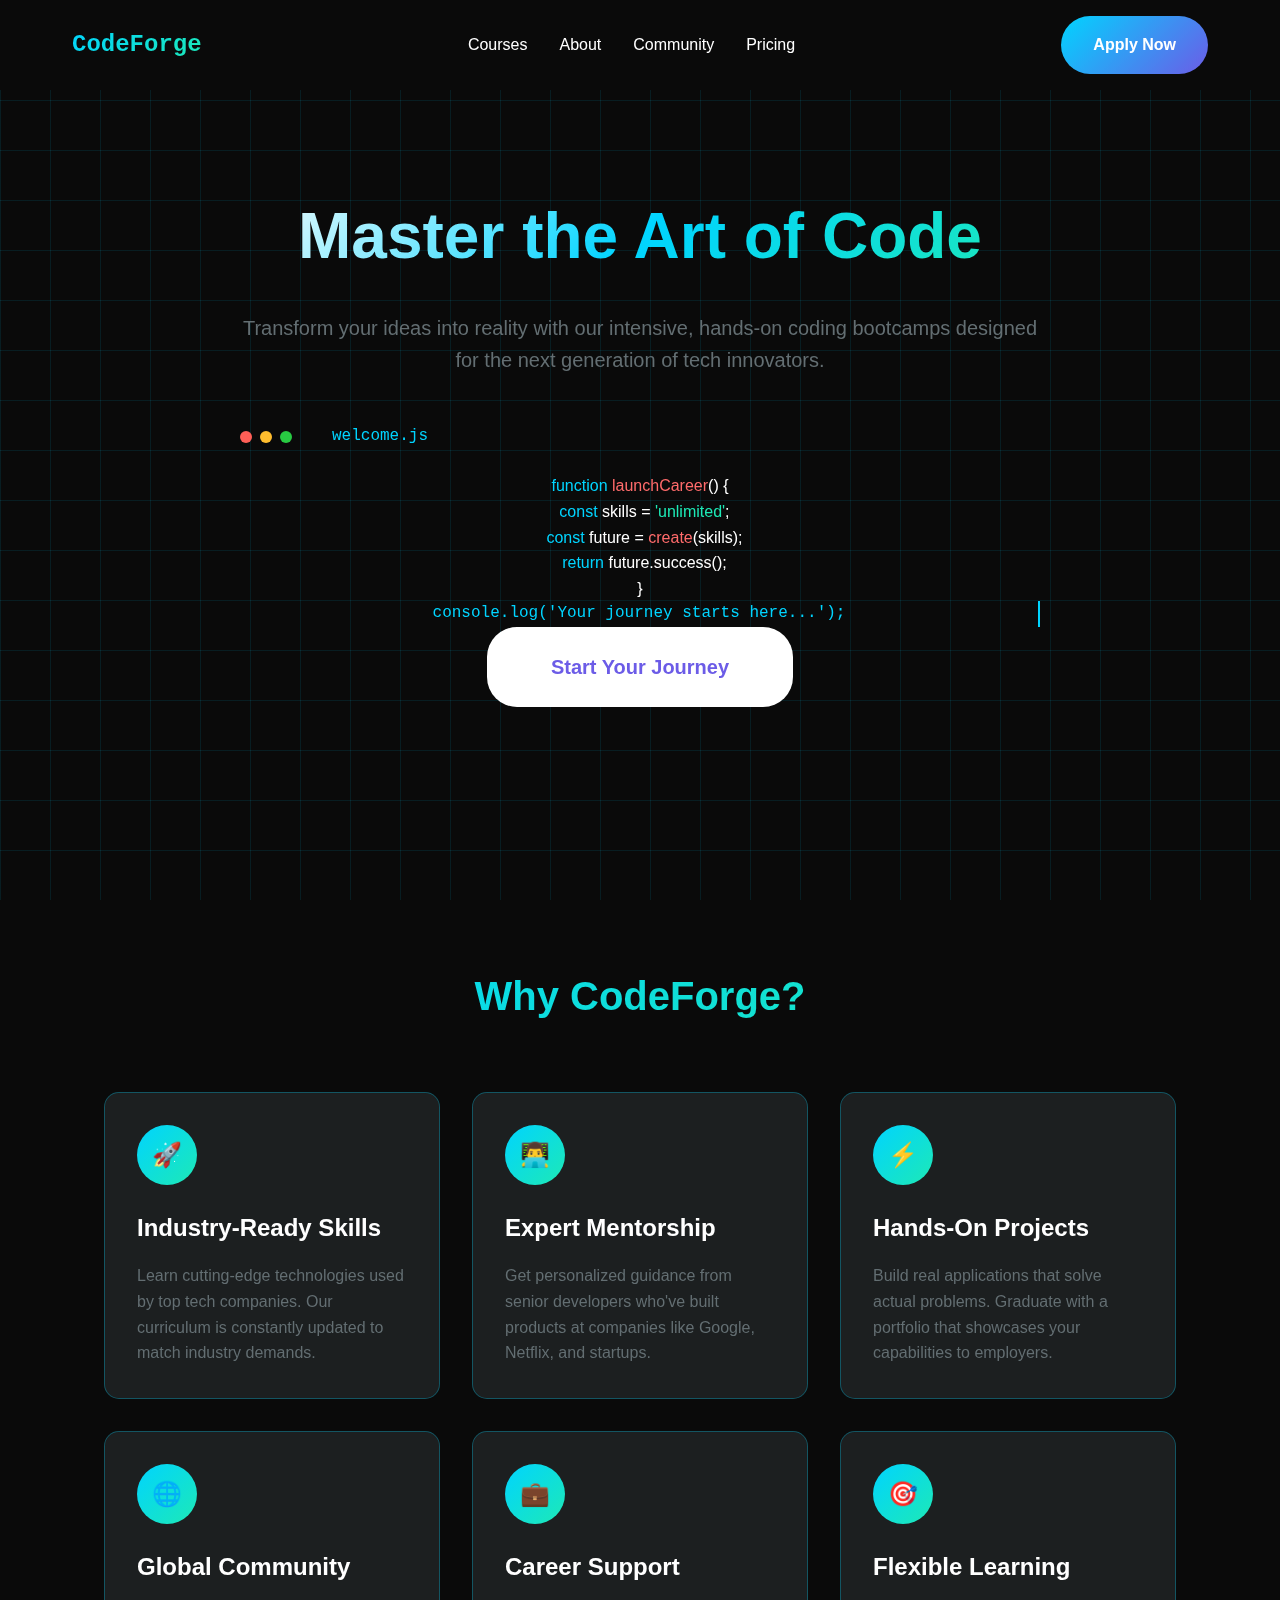
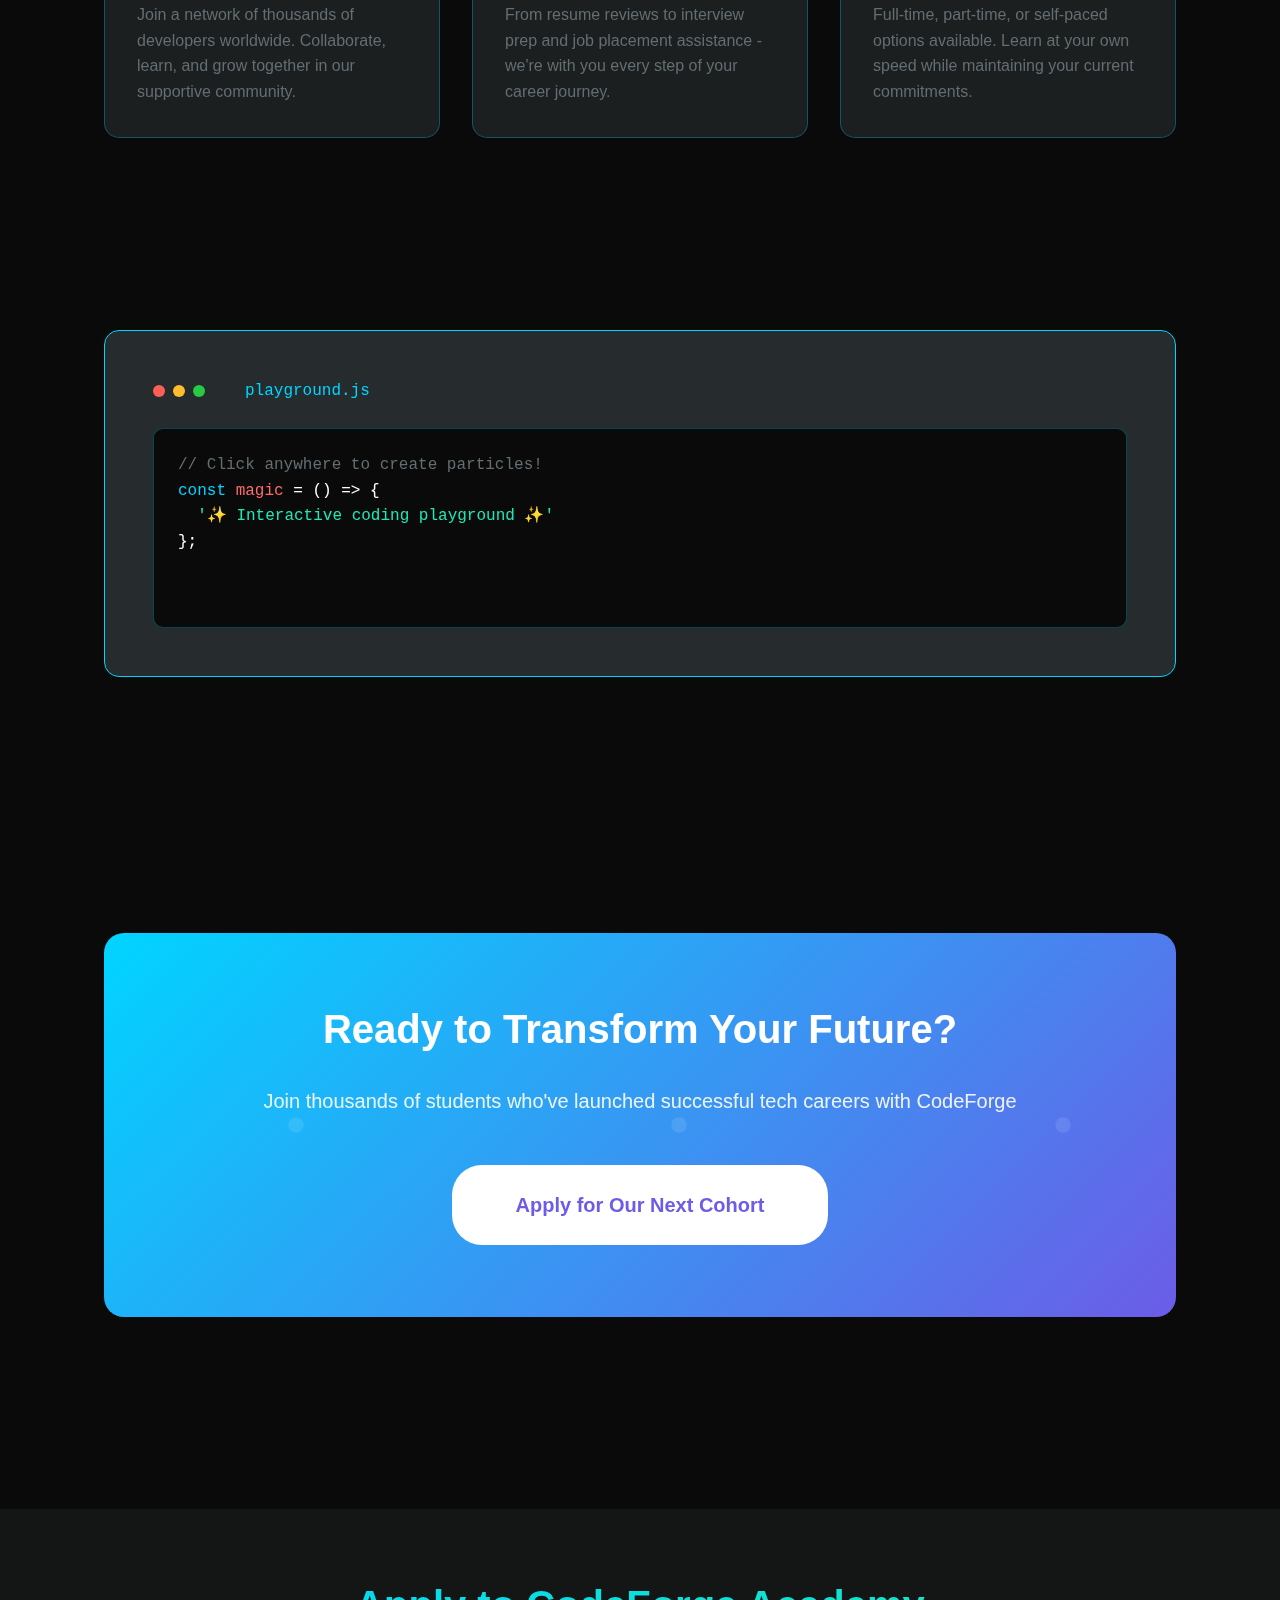
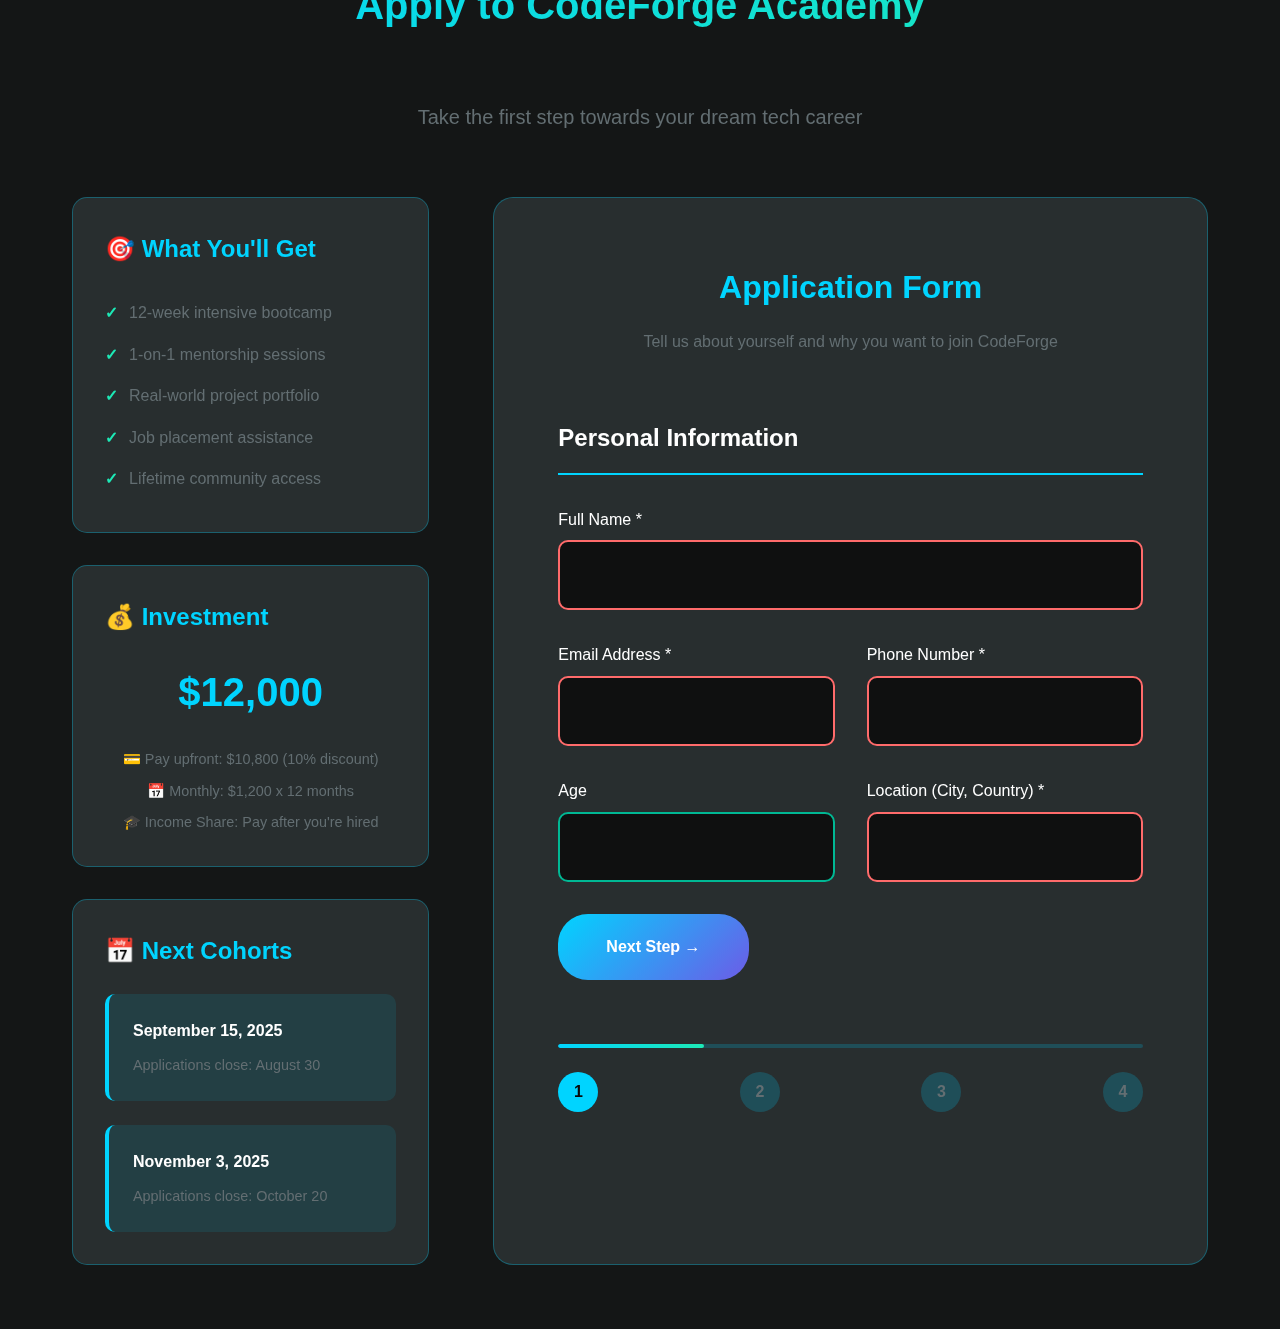
<file: index.html>
<!DOCTYPE html>
<html lang="en">
<head>
    <meta charset="UTF-8">
    <meta name="viewport" content="width=device-width, initial-scale=1.0">
    <title>CodeForge Academy - Master the Art of Code</title>
    <link rel="stylesheet" href="styles.css">
</head>
<body>
    <div class="bg-grid"></div>
    
    <!-- Navigation -->
    <nav class="nav">
        <div class="nav-container">
            <div class="logo">CodeForge</div>
            <ul class="nav-links">
                <li><a href="#courses">Courses</a></li>
                <li><a href="#about">About</a></li>
                <li><a href="#community">Community</a></li>
                <li><a href="#pricing">Pricing</a></li>
            </ul>
            <a href="#apply" class="cta-button">Apply Now</a>
        </div>
    </nav>
    
    <!-- Hero Section -->
    <section class="hero">
        <div class="hero-content">
            <h1>Master the Art of Code</h1>
            <p>Transform your ideas into reality with our intensive, hands-on coding bootcamps designed for the next generation of tech innovators.</p>
            
            <div class="code-snippet">
                <div class="playground-header">
                    <div class="window-controls">
                        <div class="control red"></div>
                        <div class="control yellow"></div>
                        <div class="control green"></div>
                    </div>
                    <span class="playground-title">welcome.js</span>
                </div>
                <div class="syntax-highlight">
                    <span class="keyword">function</span> <span class="function">launchCareer</span>() {<br>
                    &nbsp;&nbsp;<span class="keyword">const</span> skills = <span class="string">'unlimited'</span>;<br>
                    &nbsp;&nbsp;<span class="keyword">const</span> future = <span class="function">create</span>(skills);<br>
                    &nbsp;&nbsp;<span class="keyword">return</span> future.success();<br>
                    }
                </div>
                <div class="typing-demo">console.log('Your journey starts here...');</div>
            </div>
            
            <a href="#apply" class="cta-button large">Start Your Journey</a>
        </div>
    </section>
    
    <!-- Features Section -->
    <section class="features">
        <h2 class="section-title">Why CodeForge?</h2>
        <div class="feature-grid">
            <div class="feature-card" data-tilt>
                <div class="feature-icon">🚀</div>
                <h3>Industry-Ready Skills</h3>
                <p>Learn cutting-edge technologies used by top tech companies. Our curriculum is constantly updated to match industry demands.</p>
            </div>
            <div class="feature-card" data-tilt>
                <div class="feature-icon">👨‍💻</div>
                <h3>Expert Mentorship</h3>
                <p>Get personalized guidance from senior developers who've built products at companies like Google, Netflix, and startups.</p>
            </div>
            <div class="feature-card" data-tilt>
                <div class="feature-icon">⚡</div>
                <h3>Hands-On Projects</h3>
                <p>Build real applications that solve actual problems. Graduate with a portfolio that showcases your capabilities to employers.</p>
            </div>
            <div class="feature-card" data-tilt>
                <div class="feature-icon">🌐</div>
                <h3>Global Community</h3>
                <p>Join a network of thousands of developers worldwide. Collaborate, learn, and grow together in our supportive community.</p>
            </div>
            <div class="feature-card" data-tilt>
                <div class="feature-icon">💼</div>
                <h3>Career Support</h3>
                <p>From resume reviews to interview prep and job placement assistance - we're with you every step of your career journey.</p>
            </div>
            <div class="feature-card" data-tilt>
                <div class="feature-icon">🎯</div>
                <h3>Flexible Learning</h3>
                <p>Full-time, part-time, or self-paced options available. Learn at your own speed while maintaining your current commitments.</p>
            </div>
        </div>
    </section>
    
    <!-- Interactive Playground -->
    <section class="features">
        <div class="playground" id="interactive-playground">
            <div class="playground-header">
                <div class="window-controls">
                    <div class="control red"></div>
                    <div class="control yellow"></div>
                    <div class="control green"></div>
                </div>
                <span class="playground-title">playground.js</span>
            </div>
            <div class="code-editor" id="code-editor">
                <div class="syntax-highlight">
                    <span class="comment">// Click anywhere to create particles!</span><br>
                    <span class="keyword">const</span> <span class="function">magic</span> = () => {<br>
                    &nbsp;&nbsp;<span class="string">'✨ Interactive coding playground ✨'</span><br>
                    };
                </div>
            </div>
        </div>
    </section>
    
    <!-- Call to Action -->
    <section class="features">
        <div class="cta-section">
            <h2>Ready to Transform Your Future?</h2>
            <p>Join thousands of students who've launched successful tech careers with CodeForge</p>
            <a href="#apply" class="cta-button large" id="main-cta">Apply for Our Next Cohort</a>
        </div>
    </section>

    <!-- Application Form Section -->
    <section class="application-section" id="apply">
        <div class="container">
            <h2 class="section-title">Apply to CodeForge Academy</h2>
            <p class="application-subtitle">Take the first step towards your dream tech career</p>
            
            <div class="application-container">
                <div class="application-info">
                    <div class="info-card">
                        <h3>🎯 What You'll Get</h3>
                        <ul>
                            <li>12-week intensive bootcamp</li>
                            <li>1-on-1 mentorship sessions</li>
                            <li>Real-world project portfolio</li>
                            <li>Job placement assistance</li>
                            <li>Lifetime community access</li>
                        </ul>
                    </div>
                    
                    <div class="info-card">
                        <h3>💰 Investment</h3>
                        <div class="pricing">
                            <div class="price">$12,000</div>
                            <div class="payment-options">
                                <span>💳 Pay upfront: $10,800 (10% discount)</span>
                                <span>📅 Monthly: $1,200 x 12 months</span>
                                <span>🎓 Income Share: Pay after you're hired</span>
                            </div>
                        </div>
                    </div>
                    
                    <div class="info-card">
                        <h3>📅 Next Cohorts</h3>
                        <div class="cohort-dates">
                            <div class="cohort-date">
                                <strong>September 15, 2025</strong>
                                <span>Applications close: August 30</span>
                            </div>
                            <div class="cohort-date">
                                <strong>November 3, 2025</strong>
                                <span>Applications close: October 20</span>
                            </div>
                        </div>
                    </div>
                </div>
                
                <form class="application-form" id="applicationForm">
                    <div class="form-header">
                        <h3>Application Form</h3>
                        <p>Tell us about yourself and why you want to join CodeForge</p>
                    </div>
                    
                    <div class="form-step active" data-step="1">
                        <h4>Personal Information</h4>
                        
                        <div class="form-group">
                            <label for="fullName">Full Name *</label>
                            <input type="text" id="fullName" name="fullName" required>
                        </div>
                        
                        <div class="form-row">
                            <div class="form-group">
                                <label for="email">Email Address *</label>
                                <input type="email" id="email" name="email" required>
                            </div>
                            <div class="form-group">
                                <label for="phone">Phone Number *</label>
                                <input type="tel" id="phone" name="phone" required>
                            </div>
                        </div>
                        
                        <div class="form-row">
                            <div class="form-group">
                                <label for="age">Age</label>
                                <input type="number" id="age" name="age" min="16" max="65">
                            </div>
                            <div class="form-group">
                                <label for="location">Location (City, Country) *</label>
                                <input type="text" id="location" name="location" required>
                            </div>
                        </div>
                        
                        <button type="button" class="next-step-btn" onclick="nextStep(2)">
                            Next Step →
                        </button>
                    </div>
                    
                    <div class="form-step" data-step="2">
                        <h4>Background & Experience</h4>
                        
                        <div class="form-group">
                            <label for="education">Highest Education Level *</label>
                            <select id="education" name="education" required>
                                <option value="">Select your education level</option>
                                <option value="high-school">High School</option>
                                <option value="associates">Associate's Degree</option>
                                <option value="bachelors">Bachelor's Degree</option>
                                <option value="masters">Master's Degree</option>
                                <option value="phd">PhD</option>
                                <option value="other">Other</option>
                            </select>
                        </div>
                        
                        <div class="form-group">
                            <label for="currentRole">Current Role/Occupation *</label>
                            <input type="text" id="currentRole" name="currentRole" required placeholder="e.g., Marketing Manager, Student, etc.">
                        </div>
                        
                        <div class="form-group">
                            <label for="programmingExperience">Programming Experience</label>
                            <select id="programmingExperience" name="programmingExperience">
                                <option value="none">No experience</option>
                                <option value="beginner">Beginner (some tutorials/courses)</option>
                                <option value="intermediate">Intermediate (built some projects)</option>
                                <option value="advanced">Advanced (professional experience)</option>
                            </select>
                        </div>
                        
                        <div class="form-group">
                            <label for="languages">Programming Languages You Know</label>
                            <input type="text" id="languages" name="languages" placeholder="e.g., JavaScript, Python, Java (leave blank if none)">
                        </div>
                        
                        <div class="form-navigation">
                            <button type="button" class="prev-step-btn" onclick="prevStep(1)">
                                ← Previous
                            </button>
                            <button type="button" class="next-step-btn" onclick="nextStep(3)">
                                Next Step →
                            </button>
                        </div>
                    </div>
                    
                    <div class="form-step" data-step="3">
                        <h4>Goals & Motivation</h4>
                        
                        <div class="form-group">
                            <label for="careerGoals">What are your career goals after completing the bootcamp? *</label>
                            <textarea id="careerGoals" name="careerGoals" required rows="4" placeholder="e.g., Become a full-stack developer, start my own tech company, transition from marketing to tech..."></textarea>
                        </div>
                        
                        <div class="form-group">
                            <label for="motivation">Why do you want to learn programming? *</label>
                            <textarea id="motivation" name="motivation" required rows="4" placeholder="Tell us what drives your passion for coding and why you chose CodeForge..."></textarea>
                        </div>
                        
                        <div class="form-group">
                            <label for="timeCommitment">Time Commitment *</label>
                            <select id="timeCommitment" name="timeCommitment" required>
                                <option value="">Select your preferred schedule</option>
                                <option value="full-time">Full-time (40+ hours/week)</option>
                                <option value="part-time-evening">Part-time Evening (20-30 hours/week)</option>
                                <option value="part-time-weekend">Part-time Weekend (15-20 hours/week)</option>
                                <option value="self-paced">Self-paced Online</option>
                            </select>
                        </div>
                        
                        <div class="form-group">
                            <label for="startDate">Preferred Start Date *</label>
                            <select id="startDate" name="startDate" required>
                                <option value="">Select cohort</option>
                                <option value="sept-2025">September 15, 2025</option>
                                <option value="nov-2025">November 3, 2025</option>
                                <option value="flexible">Flexible</option>
                            </select>
                        </div>
                        
                        <div class="form-navigation">
                            <button type="button" class="prev-step-btn" onclick="prevStep(2)">
                                ← Previous
                            </button>
                            <button type="button" class="next-step-btn" onclick="nextStep(4)">
                                Final Step →
                            </button>
                        </div>
                    </div>
                    
                    <div class="form-step" data-step="4">
                        <h4>Final Details</h4>
                        
                        <div class="form-group">
                            <label for="hearAbout">How did you hear about CodeForge? *</label>
                            <select id="hearAbout" name="hearAbout" required>
                                <option value="">Select one</option>
                                <option value="google">Google Search</option>
                                <option value="social-media">Social Media</option>
                                <option value="friend">Friend/Referral</option>
                                <option value="blog">Blog/Article</option>
                                <option value="conference">Conference/Event</option>
                                <option value="other">Other</option>
                            </select>
                        </div>
                        
                        <div class="form-group">
                            <label for="additionalInfo">Additional Information</label>
                            <textarea id="additionalInfo" name="additionalInfo" rows="3" placeholder="Anything else you'd like us to know? Special accommodations, questions, etc."></textarea>
                        </div>
                        
                        <div class="form-group checkbox-group">
                            <label class="checkbox-label">
                                <input type="checkbox" id="agreeTerms" name="agreeTerms" required>
                                <span class="checkmark"></span>
                                I agree to the <a href="#terms" class="link">Terms of Service</a> and <a href="#privacy" class="link">Privacy Policy</a> *
                            </label>
                        </div>
                        
                        <div class="form-group checkbox-group">
                            <label class="checkbox-label">
                                <input type="checkbox" id="marketingEmails" name="marketingEmails">
                                <span class="checkmark"></span>
                                I'd like to receive updates about new courses and tech industry insights
                            </label>
                        </div>
                        
                        <div class="form-navigation">
                            <button type="button" class="prev-step-btn" onclick="prevStep(3)">
                                ← Previous
                            </button>
                            <button type="submit" class="submit-btn" id="submitBtn">
                                Submit Application 🚀
                            </button>
                        </div>
                    </div>
                    
                    <!-- Progress Indicator -->
                    <div class="progress-indicator">
                        <div class="progress-bar">
                            <div class="progress-fill" id="progressFill"></div>
                        </div>
                        <div class="progress-steps">
                            <div class="progress-step active" data-step="1">1</div>
                            <div class="progress-step" data-step="2">2</div>
                            <div class="progress-step" data-step="3">3</div>
                            <div class="progress-step" data-step="4">4</div>
                        </div>
                    </div>
                </form>
            </div>
        </div>
    </section>

    <!-- Success Modal -->
    <div class="modal" id="successModal">
        <div class="modal-content">
            <div class="modal-header">
                <h3>🎉 Application Submitted!</h3>
            </div>
            <div class="modal-body">
                <p>Thank you for applying to CodeForge Academy! We've received your application and will review it within 2-3 business days.</p>
                <p><strong>Next Steps:</strong></p>
                <ul>
                    <li>Check your email for a confirmation</li>
                    <li>Complete the coding challenge (link sent via email)</li>
                    <li>Schedule your interview if pre-qualified</li>
                </ul>
                <p class="modal-footer-text">We're excited about the possibility of having you join our community!</p>
            </div>
            <button class="modal-close-btn" onclick="closeModal()">Got it! ✨</button>
        </div>
    </div>
    
    <script src="script.js"></script>
</body>
</html>
</file>
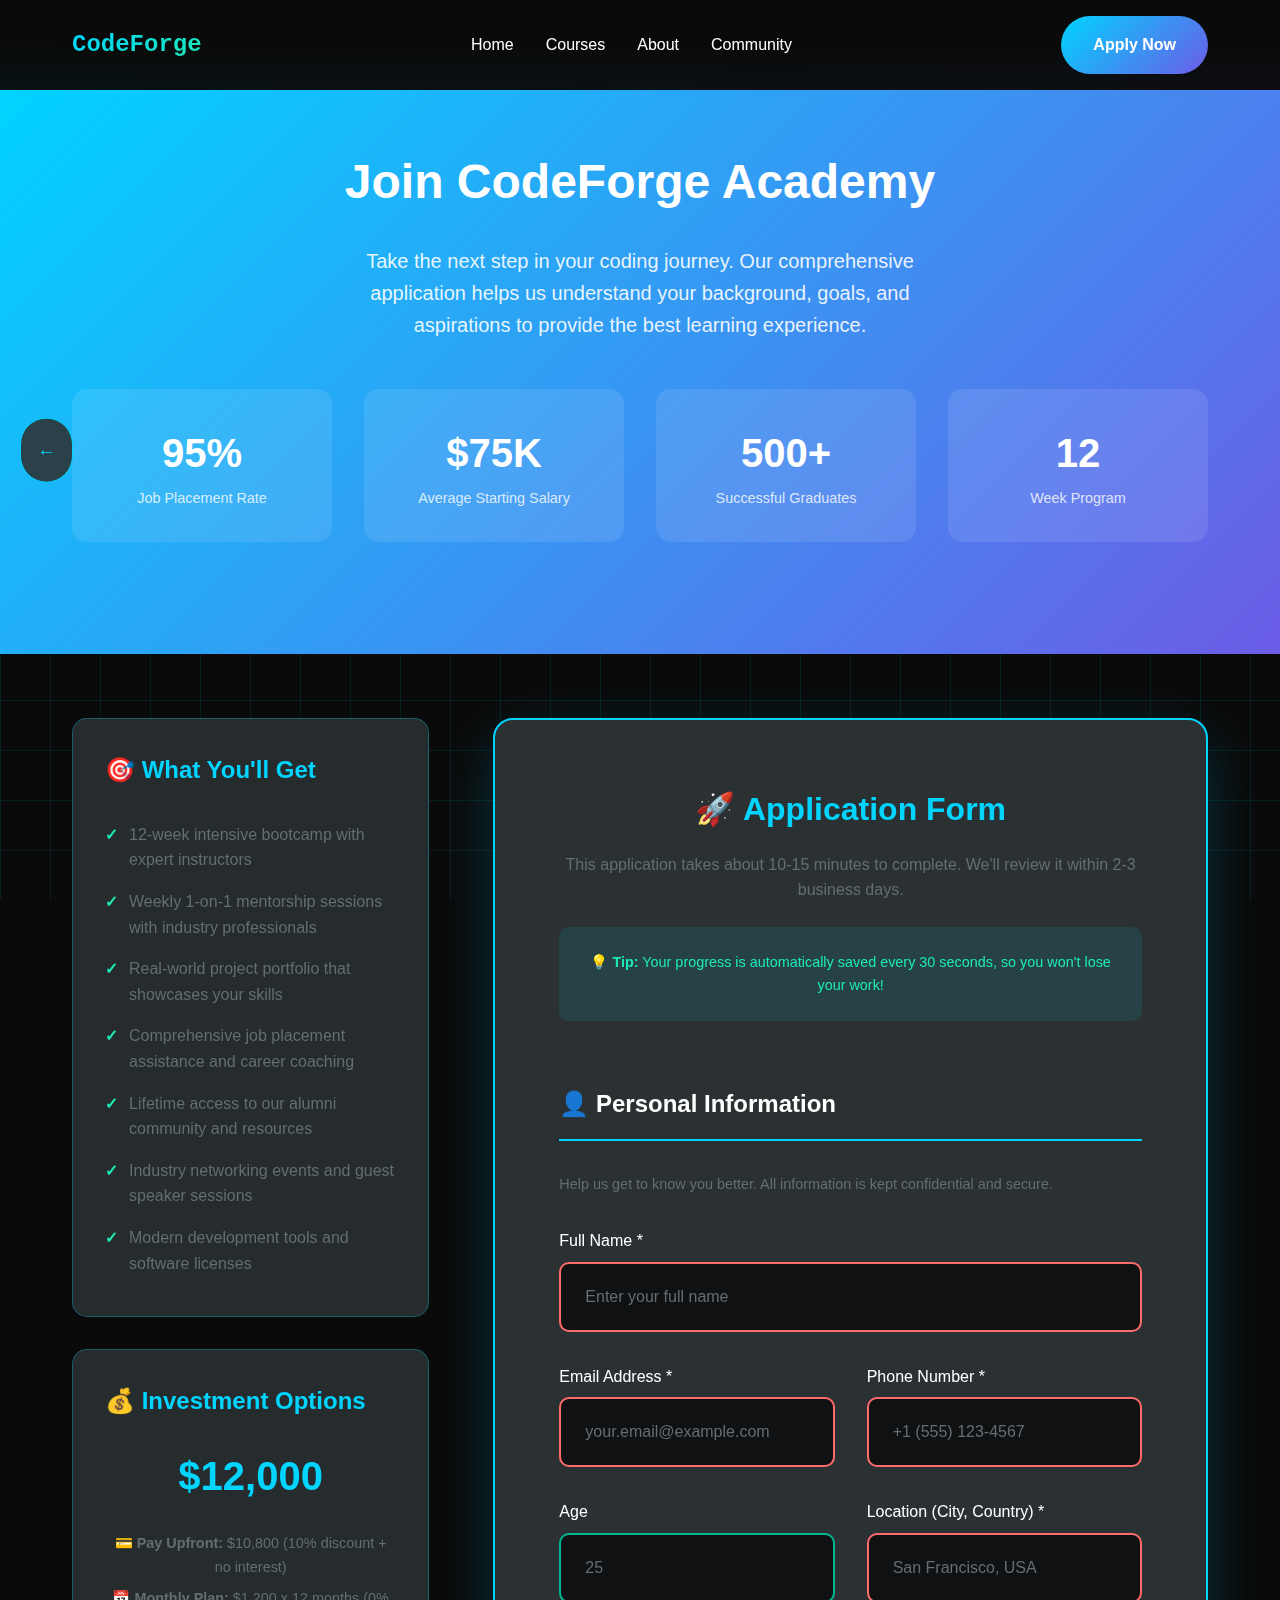
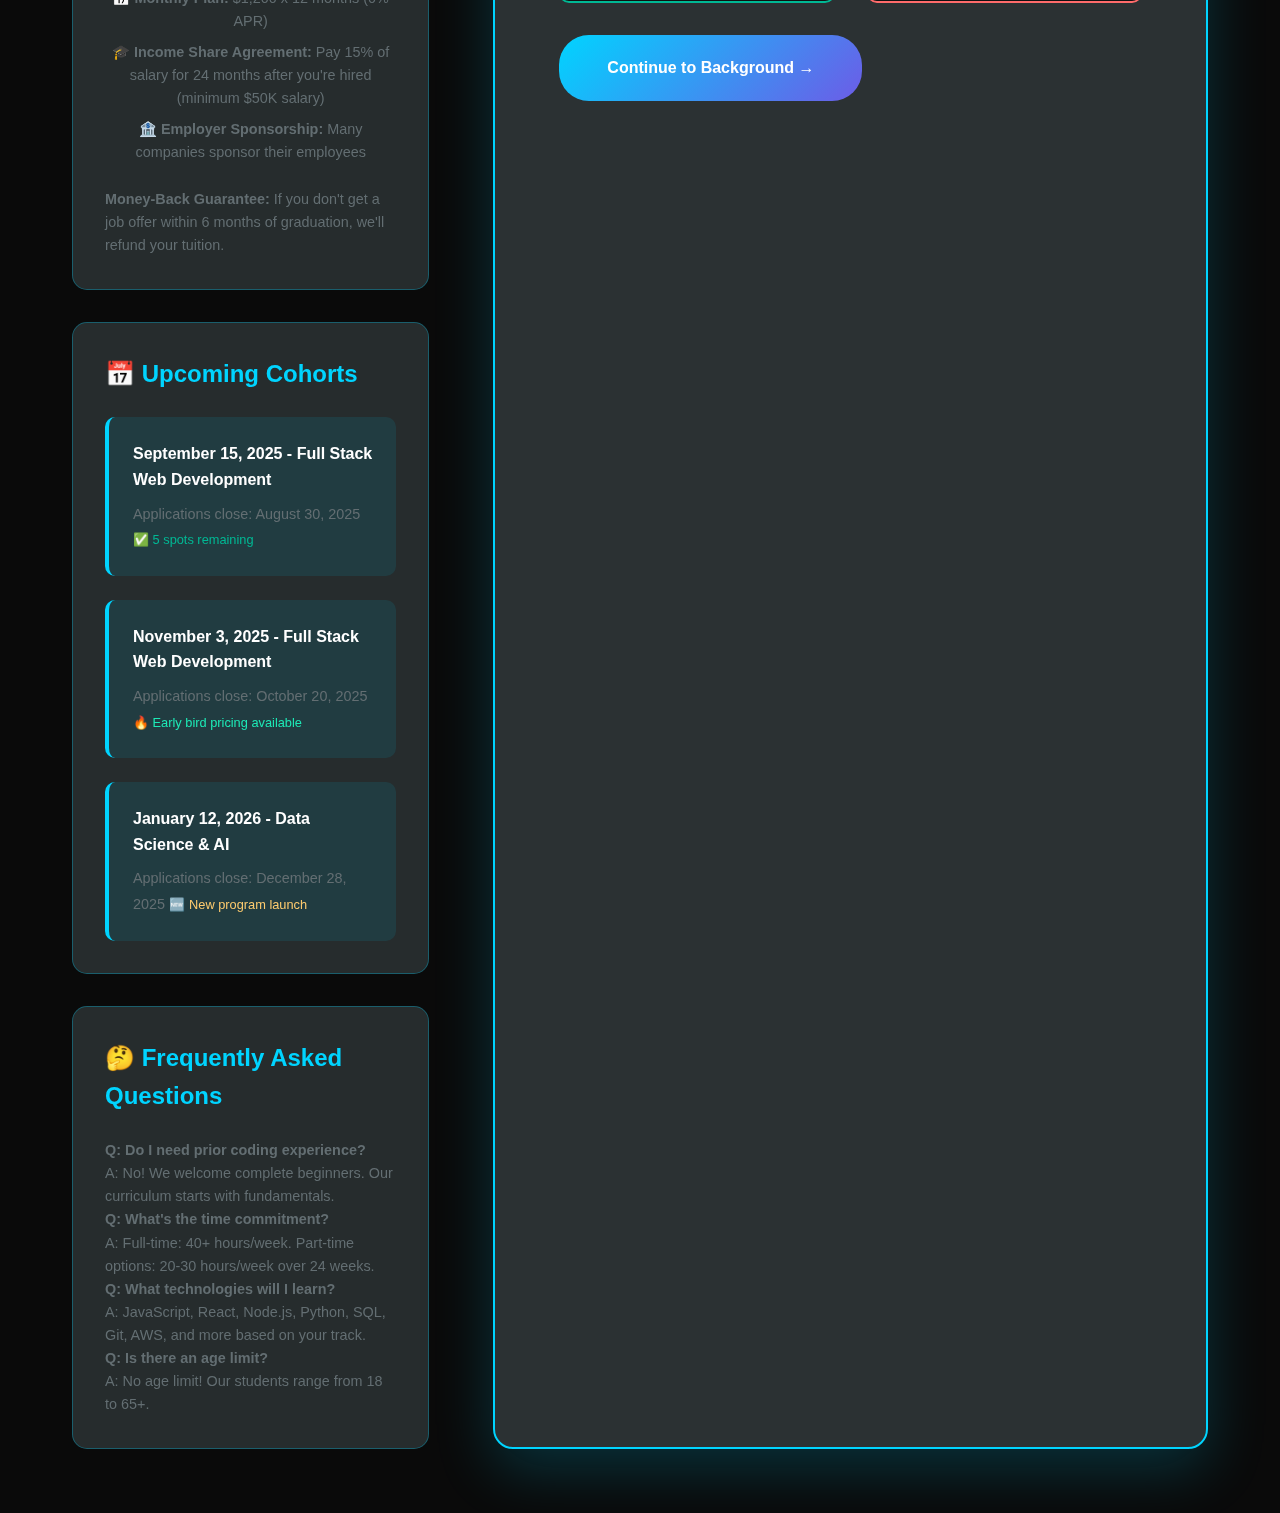
<file: Apply.html>
<!DOCTYPE html>
<html lang="en">
<head>
    <meta charset="UTF-8">
    <meta name="viewport" content="width=device-width, initial-scale=1.0">
    <title>Apply to CodeForge Academy - Application Form</title>
    <link rel="stylesheet" href="styles.css">
    <style>
        /* Additional styles specific to the application page */
        .apply-hero {
            background: linear-gradient(135deg, var(--primary-electric), var(--primary-purple));
            padding: var(--space-2xl) 0;
            text-align: center;
            margin-top: 80px; /* Account for fixed nav */
        }
        
        .apply-hero h1 {
            color: var(--neutral-white);
            font-size: 3rem;
            margin-bottom: var(--space-md);
        }
        
        .apply-hero p {
            color: rgba(255, 255, 255, 0.9);
            font-size: 1.25rem;
            max-width: 600px;
            margin: 0 auto var(--space-lg);
        }
        
        .application-stats {
            display: grid;
            grid-template-columns: repeat(auto-fit, minmax(200px, 1fr));
            gap: var(--space-lg);
            margin: var(--space-xl) 0;
        }
        
        .stat-item {
            background: rgba(255, 255, 255, 0.1);
            padding: var(--space-lg);
            border-radius: 15px;
            text-align: center;
        }
        
        .stat-number {
            font-size: 2.5rem;
            font-weight: bold;
            color: var(--neutral-white);
            display: block;
        }
        
        .stat-label {
            color: rgba(255, 255, 255, 0.8);
            font-size: 0.9rem;
            margin-top: var(--space-xs);
        }
        
        .application-content {
            padding: var(--space-2xl) 0;
        }
        
        .back-to-home {
            position: fixed;
            top: 50%;
            left: 20px;
            transform: translateY(-50%);
            background: rgba(45, 52, 54, 0.9);
            border: 1px solid var(--primary-electric);
            padding: var(--space-sm);
            border-radius: 50px;
            color: var(--primary-electric);
            text-decoration: none;
            font-size: 1.2rem;
            transition: all 0.3s ease;
            z-index: 100;
        }
        
        .back-to-home:hover {
            background: var(--primary-electric);
            color: var(--neutral-black);
            transform: translateY(-50%) scale(1.1);
        }
        
        /* Enhanced form styling for standalone page */
        .enhanced-form {
            background: rgba(45, 52, 54, 0.95);
            backdrop-filter: blur(20px);
            border: 2px solid var(--primary-electric);
            box-shadow: 0 20px 60px rgba(0, 212, 255, 0.2);
        }
        
        .form-step.active {
            animation: slideInUp 0.5s ease;
        }
        
        @keyframes slideInUp {
            from {
                opacity: 0;
                transform: translateY(30px);
            }
            to {
                opacity: 1;
                transform: translateY(0);
            }
        }
        
        /* Success celebration styles */
        .celebration-bg {
            position: fixed;
            top: 0;
            left: 0;
            width: 100%;
            height: 100%;
            pointer-events: none;
            z-index: -1;
        }
        
        .celebration-bg.active {
            background: radial-gradient(circle at center, rgba(0, 212, 255, 0.1), transparent);
            animation: celebrationPulse 2s ease-in-out;
        }
        
        @keyframes celebrationPulse {
            0%, 100% { opacity: 0; }
            50% { opacity: 1; }
        }
    </style>
</head>
<body>
    <div class="bg-grid"></div>
    <div class="celebration-bg" id="celebrationBg"></div>
    
    <!-- Back to Home Link -->
    <a href="index.html" class="back-to-home" title="Back to Homepage">
        ←
    </a>
    
    <!-- Navigation -->
    <nav class="nav">
        <div class="nav-container">
            <div class="logo">CodeForge</div>
            <ul class="nav-links">
                <li><a href="index.html">Home</a></li>
                <li><a href="index.html#courses">Courses</a></li>
                <li><a href="index.html#about">About</a></li>
                <li><a href="index.html#community">Community</a></li>
            </ul>
            <a href="#apply" class="cta-button">Apply Now</a>
        </div>
    </nav>
    
    <!-- Hero Section -->
    <section class="apply-hero">
        <div class="container">
            <h1>Join CodeForge Academy</h1>
            <p>Take the next step in your coding journey. Our comprehensive application helps us understand your background, goals, and aspirations to provide the best learning experience.</p>
            
            <div class="application-stats">
                <div class="stat-item">
                    <span class="stat-number">95%</span>
                    <span class="stat-label">Job Placement Rate</span>
                </div>
                <div class="stat-item">
                    <span class="stat-number">$75K</span>
                    <span class="stat-label">Average Starting Salary</span>
                </div>
                <div class="stat-item">
                    <span class="stat-number">500+</span>
                    <span class="stat-label">Successful Graduates</span>
                </div>
                <div class="stat-item">
                    <span class="stat-number">12</span>
                    <span class="stat-label">Week Program</span>
                </div>
            </div>
        </div>
    </section>
    
    <!-- Application Section -->
    <section class="application-content" id="apply">
        <div class="container">
            <div class="application-container">
                <div class="application-info">
                    <div class="info-card">
                        <h3>🎯 What You'll Get</h3>
                        <ul>
                            <li>12-week intensive bootcamp with expert instructors</li>
                            <li>Weekly 1-on-1 mentorship sessions with industry professionals</li>
                            <li>Real-world project portfolio that showcases your skills</li>
                            <li>Comprehensive job placement assistance and career coaching</li>
                            <li>Lifetime access to our alumni community and resources</li>
                            <li>Industry networking events and guest speaker sessions</li>
                            <li>Modern development tools and software licenses</li>
                        </ul>
                    </div>
                    
                    <div class="info-card">
                        <h3>💰 Investment Options</h3>
                        <div class="pricing">
                            <div class="price">$12,000</div>
                            <div class="payment-options">
                                <span>💳 <strong>Pay Upfront:</strong> $10,800 (10% discount + no interest)</span>
                                <span>📅 <strong>Monthly Plan:</strong> $1,200 x 12 months (0% APR)</span>
                                <span>🎓 <strong>Income Share Agreement:</strong> Pay 15% of salary for 24 months after you're hired (minimum $50K salary)</span>
                                <span>🏦 <strong>Employer Sponsorship:</strong> Many companies sponsor their employees</span>
                            </div>
                        </div>
                        <p style="font-size: 0.9rem; color: var(--neutral-gray); margin-top: var(--space-md);">
                            <strong>Money-Back Guarantee:</strong> If you don't get a job offer within 6 months of graduation, we'll refund your tuition.
                        </p>
                    </div>
                    
                    <div class="info-card">
                        <h3>📅 Upcoming Cohorts</h3>
                        <div class="cohort-dates">
                            <div class="cohort-date">
                                <strong>September 15, 2025 - Full Stack Web Development</strong>
                                <span>Applications close: August 30, 2025</span>
                                <span style="color: var(--accent-success); font-size: 0.8rem;">✅ 5 spots remaining</span>
                            </div>
                            <div class="cohort-date">
                                <strong>November 3, 2025 - Full Stack Web Development</strong>
                                <span>Applications close: October 20, 2025</span>
                                <span style="color: var(--primary-cyan); font-size: 0.8rem;">🔥 Early bird pricing available</span>
                            </div>
                            <div class="cohort-date">
                                <strong>January 12, 2026 - Data Science & AI</strong>
                                <span>Applications close: December 28, 2025</span>
                                <span style="color: var(--accent-warning); font-size: 0.8rem;">🆕 New program launch</span>
                            </div>
                        </div>
                    </div>
                    
                    <div class="info-card">
                        <h3>🤔 Frequently Asked Questions</h3>
                        <div style="font-size: 0.9rem; color: var(--neutral-gray); line-height: 1.6;">
                            <p><strong>Q: Do I need prior coding experience?</strong><br>
                            A: No! We welcome complete beginners. Our curriculum starts with fundamentals.</p>
                            
                            <p><strong>Q: What's the time commitment?</strong><br>
                            A: Full-time: 40+ hours/week. Part-time options: 20-30 hours/week over 24 weeks.</p>
                            
                            <p><strong>Q: What technologies will I learn?</strong><br>
                            A: JavaScript, React, Node.js, Python, SQL, Git, AWS, and more based on your track.</p>
                            
                            <p><strong>Q: Is there an age limit?</strong><br>
                            A: No age limit! Our students range from 18 to 65+.</p>
                        </div>
                    </div>
                </div>
                
                <form class="application-form enhanced-form" id="applicationForm">
                    <div class="form-header">
                        <h3>🚀 Application Form</h3>
                        <p>This application takes about 10-15 minutes to complete. We'll review it within 2-3 business days.</p>
                        <div style="margin-top: var(--space-md); padding: var(--space-md); background: rgba(0, 212, 255, 0.1); border-radius: 10px; font-size: 0.9rem; color: var(--primary-cyan);">
                            💡 <strong>Tip:</strong> Your progress is automatically saved every 30 seconds, so you won't lose your work!
                        </div>
                    </div>
                    
                    <div class="form-step active" data-step="1">
                        <h4>👤 Personal Information</h4>
                        <p style="color: var(--neutral-gray); margin-bottom: var(--space-lg); font-size: 0.9rem;">
                            Help us get to know you better. All information is kept confidential and secure.
                        </p>
                        
                        <div class="form-group">
                            <label for="fullName">Full Name *</label>
                            <input type="text" id="fullName" name="fullName" required placeholder="Enter your full name">
                        </div>
                        
                        <div class="form-row">
                            <div class="form-group">
                                <label for="email">Email Address *</label>
                                <input type="email" id="email" name="email" required placeholder="your.email@example.com">
                            </div>
                            <div class="form-group">
                                <label for="phone">Phone Number *</label>
                                <input type="tel" id="phone" name="phone" required placeholder="+1 (555) 123-4567">
                            </div>
                        </div>
                        
                        <div class="form-row">
                            <div class="form-group">
                                <label for="age">Age</label>
                                <input type="number" id="age" name="age" min="16" max="65" placeholder="25">
                            </div>
                            <div class="form-group">
                                <label for="location">Location (City, Country) *</label>
                                <input type="text" id="location" name="location" required placeholder="San Francisco, USA">
                            </div>
                        </div>
                        
                        <button type="button" class="next-step-btn" onclick="nextStep(2)">
                            Continue to Background →
                        </button>
                    </div>
                    
                    <div class="form-step" data-step="2">
                        <h4>🎓 Background & Experience</h4>
                        <p style="color: var(--neutral-gray); margin-bottom: var(--space-lg); font-size: 0.9rem;">
                            Tell us about your educational and professional background. This helps us tailor the program to your needs.
                        </p>
                        
                        <div class="form-group">
                            <label for="education">Highest Education Level *</label>
                            <select id="education" name="education" required>
                                <option value="">Select your education level</option>
                                <option value="high-school">High School Diploma/GED</option>
                                <option value="some-college">Some College (No degree)</option>
                                <option value="associates">Associate's Degree</option>
                                <option value="bachelors">Bachelor's Degree</option>
                                <option value="masters">Master's Degree</option>
                                <option value="phd">PhD/Doctorate</option>
                                <option value="trade">Trade School/Certificate</option>
                                <option value="other">Other</option>
                            </select>
                        </div>
                        
                        <div class="form-group">
                            <label for="currentRole">Current Role/Occupation *</label>
                            <input type="text" id="currentRole" name="currentRole" required placeholder="e.g., Marketing Manager, Student, Retail Associate">
                        </div>
                        
                        <div class="form-group">
                            <label for="workExperience">Years of Professional Experience</label>
                            <select id="workExperience" name="workExperience">
                                <option value="">Select experience level</option>
                                <option value="0">No professional experience</option>
                                <option value="1-2">1-2 years</option>
                                <option value="3-5">3-5 years</option>
                                <option value="6-10">6-10 years</option>
                                <option value="10+">10+ years</option>
                            </select>
                        </div>
                        
                        <div class="form-group">
                            <label for="programmingExperience">Programming Experience *</label>
                            <select id="programmingExperience" name="programmingExperience" required>
                                <option value="">Select your programming experience</option>
                                <option value="none">Complete beginner (no experience)</option>
                                <option value="beginner">Beginner (completed some tutorials/online courses)</option>
                                <option value="intermediate">Intermediate (built personal projects)</option>
                                <option value="advanced">Advanced (professional experience or computer science degree)</option>
                            </select>
                        </div>
                        
                        <div class="form-group">
                            <label for="languages">Programming Languages/Technologies You Know</label>
                            <input type="text" id="languages" name="languages" placeholder="e.g., HTML, CSS, JavaScript, Python (leave blank if none)">
                            <small style="color: var(--neutral-gray); font-size: 0.8rem;">Separate multiple languages with commas</small>
                        </div>
                        
                        <div class="form-navigation">
                            <button type="button" class="prev-step-btn" onclick="prevStep(1)">
                                ← Back to Personal Info
                            </button>
                            <button type="button" class="next-step-btn" onclick="nextStep(3)">
                                Continue to Goals →
                            </button>
                        </div>
                    </div>
                    
                    <div class="form-step" data-step="3">
                        <h4>🎯 Goals & Motivation</h4>
                        <p style="color: var(--neutral-gray); margin-bottom: var(--space-lg); font-size: 0.9rem;">
                            Help us understand your aspirations and how CodeForge fits into your career journey.
                        </p>
                        
                        <div class="form-group">
                            <label for="careerGoals">What are your career goals after completing the bootcamp? *</label>
                            <textarea id="careerGoals" name="careerGoals" required rows="4" 
                                placeholder="e.g., Become a full-stack developer at a tech startup, transition from marketing to product development, start my own SaaS company, freelance as a web developer..."></textarea>
                            <small style="color: var(--neutral-gray); font-size: 0.8rem;">Be as specific as possible - this helps us tailor your learning experience</small>
                        </div>
                        
                        <div class="form-group">
                            <label for="motivation">Why do you want to learn programming and why CodeForge? *</label>
                            <textarea id="motivation" name="motivation" required rows="4" 
                                placeholder="Tell us what sparked your interest in coding, what drew you to CodeForge specifically, and what you hope to achieve..."></textarea>
                        </div>
                        
                        <div class="form-group">
                            <label for="challenges">What do you think will be your biggest challenge in learning to code?</label>
                            <textarea id="challenges" name="challenges" rows="3" 
                                placeholder="e.g., Time management, mathematical concepts, imposter syndrome, staying motivated..."></textarea>
                        </div>
                        
                        <div class="form-group">
                            <label for="timeCommitment">Preferred Learning Schedule *</label>
                            <select id="timeCommitment" name="timeCommitment" required>
                                <option value="">Select your preferred schedule</option>
                                <option value="full-time">Full-time Immersive (40+ hours/week, 12 weeks)</option>
                                <option value="part-time-evening">Part-time Evening (20-25 hours/week, 24 weeks)</option>
                                <option value="part-time-weekend">Part-time Weekend (15-20 hours/week, 28 weeks)</option>
                                <option value="self-paced">Self-paced Online (flexible timeline)</option>
                            </select>
</file>
<file: styles.css>
/* Design System Foundation */
:root {
    /* Primary Palette - Electric Blue to Deep Purple Gradient */
    --primary-electric: #00D4FF;
    --primary-cyan: #1DE9B6;
    --primary-purple: #6C5CE7;
    --primary-deep: #2D3436;
    
    /* Accent Colors */
    --accent-neon: #FF6B6B;
    --accent-warning: #FDCB6E;
    --accent-success: #00B894;
    
    /* Neutrals */
    --neutral-white: #FFFFFF;
    --neutral-light: #F8F9FA;
    --neutral-gray: #636E72;
    --neutral-dark: #2D3436;
    --neutral-black: #0A0A0A;
    
    /* Typography Scale */
    --font-primary: 'JetBrains Mono', 'Fira Code', monospace;
    --font-secondary: 'Inter', -apple-system, BlinkMacSystemFont, sans-serif;
    
    /* Spacing */
    --space-xs: 0.5rem;
    --space-sm: 1rem;
    --space-md: 1.5rem;
    --space-lg: 2rem;
    --space-xl: 3rem;
    --space-2xl: 4rem;
}

* {
    margin: 0;
    padding: 0;
    box-sizing: border-box;
}

body {
    font-family: var(--font-secondary);
    background: var(--neutral-black);
    color: var(--neutral-white);
    line-height: 1.6;
    overflow-x: hidden;
}

.container {
    max-width: 1200px;
    margin: 0 auto;
    padding: 0 var(--space-lg);
}

/* Animated Background Grid */
.bg-grid {
    position: fixed;
    top: 0;
    left: 0;
    width: 100%;
    height: 100%;
    z-index: -1;
    background-image: 
        linear-gradient(rgba(0, 212, 255, 0.1) 1px, transparent 1px),
        linear-gradient(90deg, rgba(0, 212, 255, 0.1) 1px, transparent 1px);
    background-size: 50px 50px;
    animation: gridMove 20s linear infinite;
}

@keyframes gridMove {
    0% { transform: translate(0, 0); }
    100% { transform: translate(50px, 50px); }
}

/* Navigation */
.nav {
    position: fixed;
    top: 0;
    width: 100%;
    background: rgba(10, 10, 10, 0.9);
    backdrop-filter: blur(20px);
    z-index: 1000;
    padding: var(--space-sm) 0;
    transition: all 0.3s ease;
}

.nav-container {
    display: flex;
    justify-content: space-between;
    align-items: center;
    max-width: 1200px;
    margin: 0 auto;
    padding: 0 var(--space-lg);
}

.logo {
    font-family: var(--font-primary);
    font-size: 1.5rem;
    font-weight: bold;
    background: linear-gradient(135deg, var(--primary-electric), var(--primary-cyan));
    -webkit-background-clip: text;
    -webkit-text-fill-color: transparent;
    cursor: pointer;
}

.nav-links {
    display: flex;
    list-style: none;
    gap: var(--space-lg);
}

.nav-links a {
    color: var(--neutral-white);
    text-decoration: none;
    position: relative;
    transition: color 0.3s ease;
}

.nav-links a:hover {
    color: var(--primary-electric);
}

.nav-links a::after {
    content: '';
    position: absolute;
    bottom: -5px;
    left: 0;
    width: 0;
    height: 2px;
    background: linear-gradient(90deg, var(--primary-electric), var(--primary-cyan));
    transition: width 0.3s ease;
}

.nav-links a:hover::after {
    width: 100%;
}

/* CTA Button Component */
.cta-button {
    background: linear-gradient(135deg, var(--primary-electric), var(--primary-purple));
    border: none;
    padding: var(--space-sm) var(--space-lg);
    border-radius: 30px;
    color: var(--neutral-white);
    font-weight: 600;
    cursor: pointer;
    position: relative;
    overflow: hidden;
    transition: all 0.3s ease;
    text-decoration: none;
    display: inline-block;
}

.cta-button::before {
    content: '';
    position: absolute;
    top: 0;
    left: -100%;
    width: 100%;
    height: 100%;
    background: linear-gradient(90deg, transparent, rgba(255, 255, 255, 0.3), transparent);
    transition: left 0.5s ease;
}

.cta-button:hover::before {
    left: 100%;
}

.cta-button:hover {
    transform: translateY(-2px);
    box-shadow: 0 10px 25px rgba(0, 212, 255, 0.3);
}

.cta-button.large {
    font-size: 1.25rem;
    padding: var(--space-md) var(--space-2xl);
    background: var(--neutral-white);
    color: var(--primary-purple);
    font-weight: 700;
}

/* Hero Section */
.hero {
    min-height: 100vh;
    display: flex;
    align-items: center;
    justify-content: center;
    text-align: center;
    padding: var(--space-2xl);
    position: relative;
}

.hero-content {
    max-width: 800px;
    z-index: 2;
}

.hero h1 {
    font-size: clamp(2.5rem, 5vw, 4rem);
    font-weight: 800;
    margin-bottom: var(--space-md);
    background: linear-gradient(135deg, var(--neutral-white), var(--primary-electric), var(--primary-cyan));
    -webkit-background-clip: text;
    -webkit-text-fill-color: transparent;
    animation: fadeInUp 1s ease;
}

.hero p {
    font-size: 1.25rem;
    color: var(--neutral-gray);
    margin-bottom: var(--space-xl);
    animation: fadeInUp 1s ease 0.2s both;
}

.code-editor {
    background: var(--neutral-black);
    border-radius: 10px;
    padding: var(--space-md);
    font-family: var(--font-primary);
    border: 1px solid rgba(0, 212, 255, 0.3);
    min-height: 200px;
    position: relative;
}

.line-numbers {
    color: var(--neutral-gray);
    user-select: none;
    margin-right: var(--space-md);
}

.syntax-highlight .keyword { color: var(--primary-electric); }
.syntax-highlight .string { color: var(--primary-cyan); }
.syntax-highlight .comment { color: var(--neutral-gray); }
.syntax-highlight .function { color: var(--accent-neon); }

/* Call to Action Section */
.cta-section {
    background: linear-gradient(135deg, var(--primary-electric), var(--primary-purple));
    padding: var(--space-2xl);
    margin: var(--space-2xl) 0;
    border-radius: 20px;
    text-align: center;
    position: relative;
    overflow: hidden;
}

.cta-section::before {
    content: '';
    position: absolute;
    top: 0;
    left: 0;
    width: 100%;
    height: 100%;
    background: url('data:image/svg+xml,<svg xmlns="http://www.w3.org/2000/svg" viewBox="0 0 100 100"><circle cx="50" cy="50" r="2" fill="rgba(255,255,255,0.1)"/></svg>');
    animation: float 20s linear infinite;
}

@keyframes float {
    0% { transform: translateY(0px) rotate(0deg); }
    100% { transform: translateY(-100px) rotate(360deg); }
}

.cta-section h2 {
    font-size: 2.5rem;
    margin-bottom: var(--space-md);
    color: var(--neutral-white);
}

.cta-section p {
    font-size: 1.25rem;
    margin-bottom: var(--space-xl);
    color: rgba(255, 255, 255, 0.9);
}

/* Application Section */
.application-section {
    padding: var(--space-2xl) 0;
    background: rgba(45, 52, 54, 0.3);
    margin-top: var(--space-2xl);
}

.application-subtitle {
    text-align: center;
    color: var(--neutral-gray);
    font-size: 1.25rem;
    margin-bottom: var(--space-2xl);
}

.application-container {
    display: grid;
    grid-template-columns: 1fr 2fr;
    gap: var(--space-2xl);
    max-width: 1400px;
    margin: 0 auto;
}

/* Application Info Cards */
.application-info {
    display: flex;
    flex-direction: column;
    gap: var(--space-lg);
}

.info-card {
    background: rgba(45, 52, 54, 0.8);
    border: 1px solid rgba(0, 212, 255, 0.3);
    border-radius: 15px;
    padding: var(--space-lg);
    backdrop-filter: blur(10px);
}

.info-card h3 {
    font-size: 1.5rem;
    margin-bottom: var(--space-md);
    color: var(--primary-electric);
}

.info-card ul {
    list-style: none;
    padding: 0;
}

.info-card li {
    padding: var(--space-xs) 0;
    color: var(--neutral-gray);
    position: relative;
    padding-left: var(--space-md);
}

.info-card li::before {
    content: '✓';
    position: absolute;
    left: 0;
    color: var(--primary-cyan);
    font-weight: bold;
}

.pricing {
    text-align: center;
}

.price {
    font-size: 2.5rem;
    font-weight: bold;
    color: var(--primary-electric);
    margin-bottom: var(--space-md);
}

.payment-options {
    display: flex;
    flex-direction: column;
    gap: var(--space-xs);
    font-size: 0.9rem;
    color: var(--neutral-gray);
}

.cohort-dates {
    display: flex;
    flex-direction: column;
    gap: var(--space-md);
}

.cohort-date {
    padding: var(--space-md);
    background: rgba(0, 212, 255, 0.1);
    border-radius: 10px;
    border-left: 4px solid var(--primary-electric);
}

.cohort-date strong {
    display: block;
    color: var(--neutral-white);
    margin-bottom: var(--space-xs);
}

.cohort-date span {
    color: var(--neutral-gray);
    font-size: 0.9rem;
}

/* Application Form */
.application-form {
    background: rgba(45, 52, 54, 0.8);
    border: 1px solid rgba(0, 212, 255, 0.3);
    border-radius: 20px;
    padding: var(--space-2xl);
    backdrop-filter: blur(10px);
    position: relative;
}

.form-header {
    margin-bottom: var(--space-2xl);
    text-align: center;
}

.form-header h3 {
    font-size: 2rem;
    color: var(--primary-electric);
    margin-bottom: var(--space-sm);
}

.form-header p {
    color: var(--neutral-gray);
}

.form-step {
    display: none;
}

.form-step.active {
    display: block;
    animation: slideIn 0.3s ease;
}

@keyframes slideIn {
    from {
        opacity: 0;
        transform: translateX(20px);
    }
    to {
        opacity: 1;
        transform: translateX(0);
    }
}

.form-step h4 {
    font-size: 1.5rem;
    color: var(--neutral-white);
    margin-bottom: var(--space-lg);
    padding-bottom: var(--space-sm);
    border-bottom: 2px solid var(--primary-electric);
}

.form-group {
    margin-bottom: var(--space-lg);
}

.form-row {
    display: grid;
    grid-template-columns: 1fr 1fr;
    gap: var(--space-lg);
}

.form-group label {
    display: block;
    margin-bottom: var(--space-xs);
    color: var(--neutral-white);
    font-weight: 500;
}

.form-group input,
.form-group select,
.form-group textarea {
    width: 100%;
    padding: var(--space-md);
    background: rgba(10, 10, 10, 0.8);
    border: 2px solid rgba(0, 212, 255, 0.3);
    border-radius: 10px;
    color: var(--neutral-white);
    font-size: 1rem;
    transition: all 0.3s ease;
}

.form-group input:focus,
.form-group select:focus,
.form-group textarea:focus {
    outline: none;
    border-color: var(--primary-electric);
    box-shadow: 0 0 10px rgba(0, 212, 255, 0.3);
}

.form-group input::placeholder,
.form-group textarea::placeholder {
    color: var(--neutral-gray);
}

.checkbox-group {
    display: flex;
    align-items: flex-start;
    gap: var(--space-sm);
}

.checkbox-label {
    display: flex;
    align-items: flex-start;
    gap: var(--space-sm);
    cursor: pointer;
    color: var(--neutral-gray);
    line-height: 1.5;
}

.checkbox-label input[type="checkbox"] {
    width: auto;
    margin: 0;
    display: none;
}

.checkmark {
    width: 20px;
    height: 20px;
    border: 2px solid rgba(0, 212, 255, 0.3);
    border-radius: 4px;
    position: relative;
    flex-shrink: 0;
    margin-top: 2px;
    transition: all 0.3s ease;
}

.checkbox-label input[type="checkbox"]:checked + .checkmark {
    background: var(--primary-electric);
    border-color: var(--primary-electric);
}

.checkbox-label input[type="checkbox"]:checked + .checkmark::after {
    content: '✓';
    position: absolute;
    top: 50%;
    left: 50%;
    transform: translate(-50%, -50%);
    color: var(--neutral-black);
    font-weight: bold;
    font-size: 0.8rem;
}

.link {
    color: var(--primary-cyan);
    text-decoration: none;
}

.link:hover {
    text-decoration: underline;
}

/* Form Navigation */
.form-navigation {
    display: flex;
    justify-content: space-between;
    margin-top: var(--space-xl);
}

.next-step-btn,
.prev-step-btn,
.submit-btn {
    padding: var(--space-md) var(--space-xl);
    border: none;
    border-radius: 30px;
    font-size: 1rem;
    font-weight: 600;
    cursor: pointer;
    transition: all 0.3s ease;
    position: relative;
    overflow: hidden;
}

.next-step-btn,
.submit-btn {
    background: linear-gradient(135deg, var(--primary-electric), var(--primary-purple));
    color: var(--neutral-white);
}

.prev-step-btn {
    background: rgba(99, 110, 114, 0.3);
    color: var(--neutral-gray);
}

.next-step-btn:hover,
.submit-btn:hover {
    transform: translateY(-2px);
    box-shadow: 0 10px 25px rgba(0, 212, 255, 0.3);
}

.prev-step-btn:hover {
    background: rgba(99, 110, 114, 0.5);
    color: var(--neutral-white);
}

.submit-btn {
    font-size: 1.25rem;
    padding: var(--space-md) var(--space-2xl);
}

/* Progress Indicator */
.progress-indicator {
    margin-top: var(--space-2xl);
    text-align: center;
}

.progress-bar {
    width: 100%;
    height: 4px;
    background: rgba(0, 212, 255, 0.2);
    border-radius: 2px;
    margin-bottom: var(--space-md);
    overflow: hidden;
}

.progress-fill {
    height: 100%;
    background: linear-gradient(90deg, var(--primary-electric), var(--primary-cyan));
    border-radius: 2px;
    transition: width 0.3s ease;
    width: 25%;
}

.progress-steps {
    display: flex;
    justify-content: space-between;
}

.progress-step {
    width: 40px;
    height: 40px;
    border-radius: 50%;
    background: rgba(0, 212, 255, 0.2);
    display: flex;
    align-items: center;
    justify-content: center;
    color: var(--neutral-gray);
    font-weight: bold;
    transition: all 0.3s ease;
}

.progress-step.active {
    background: var(--primary-electric);
    color: var(--neutral-black);
}

.progress-step.completed {
    background: var(--primary-cyan);
    color: var(--neutral-black);
}

/* Modal */
.modal {
    position: fixed;
    top: 0;
    left: 0;
    width: 100%;
    height: 100%;
    background: rgba(0, 0, 0, 0.8);
    display: none;
    align-items: center;
    justify-content: center;
    z-index: 2000;
    backdrop-filter: blur(10px);
}

.modal.active {
    display: flex;
    animation: fadeIn 0.3s ease;
}

@keyframes fadeIn {
    from { opacity: 0; }
    to { opacity: 1; }
}

.modal-content {
    background: rgba(45, 52, 54, 0.95);
    border: 1px solid var(--primary-electric);
    border-radius: 20px;
    padding: var(--space-2xl);
    max-width: 500px;
    width: 90%;
    text-align: center;
    animation: modalSlide 0.3s ease;
}

@keyframes modalSlide {
    from {
        opacity: 0;
        transform: translateY(-50px);
    }
    to {
        opacity: 1;
        transform: translateY(0);
    }
}

.modal-header h3 {
    font-size: 1.8rem;
    color: var(--primary-electric);
    margin-bottom: var(--space-md);
}

.modal-body p {
    color: var(--neutral-gray);
    margin-bottom: var(--space-md);
    line-height: 1.6;
}

.modal-body ul {
    text-align: left;
    color: var(--neutral-gray);
    margin: var(--space-md) 0;
    padding-left: var(--space-lg);
}

.modal-footer-text {
    color: var(--primary-cyan);
    font-weight: 600;
}

.modal-close-btn {
    background: linear-gradient(135deg, var(--primary-electric), var(--primary-cyan));
    border: none;
    padding: var(--space-md) var(--space-xl);
    border-radius: 30px;
    color: var(--neutral-white);
    font-size: 1rem;
    font-weight: 600;
    cursor: pointer;
    margin-top: var(--space-md);
    transition: all 0.3s ease;
}

.modal-close-btn:hover {
    transform: translateY(-2px);
    box-shadow: 0 10px 25px rgba(0, 212, 255, 0.3);
}

/* Animations */
@keyframes fadeInUp {
    from {
        opacity: 0;
        transform: translateY(30px);
    }
    to {
        opacity: 1;
        transform: translateY(0);
    }
}

/* Particle Effect */
.particle {
    position: absolute;
    width: 4px;
    height: 4px;
    background: var(--primary-electric);
    border-radius: 50%;
    pointer-events: none;
    opacity: 0;
    animation: particle-float 3s ease-out forwards;
}

@keyframes particle-float {
    0% {
        opacity: 1;
        transform: translate(0, 0) scale(1);
    }
    100% {
        opacity: 0;
        transform: translate(var(--dx, 100px), var(--dy, -100px)) scale(0);
    }
}

/* Responsive Design */
@media (max-width: 1024px) {
    .application-container {
        grid-template-columns: 1fr;
        gap: var(--space-lg);
    }
    
    .application-info {
        order: 2;
    }
    
    .application-form {
        order: 1;
    }
}

@media (max-width: 768px) {
    .nav-container {
        padding: 0 var(--space-md);
    }
    
    .nav-links {
        display: none;
    }
    
    .hero {
        padding: var(--space-xl) var(--space-md);
    }
    
    .features {
        padding: var(--space-xl) var(--space-md);
    }
    
    .feature-grid {
        grid-template-columns: 1fr;
    }
    
    .form-row {
        grid-template-columns: 1fr;
    }
    
    .application-form {
        padding: var(--space-lg);
    }
    
    .form-navigation {
        flex-direction: column;
        gap: var(--space-md);
    }
    
    .next-step-btn,
    .prev-step-btn,
    .submit-btn {
        width: 100%;
    }
}

@media (max-width: 480px) {
    :root {
        --space-xl: 2rem;
        --space-2xl: 3rem;
    }
    
    .hero h1 {
        font-size: 2rem;
    }
    
    .section-title {
        font-size: 2rem;
    }
    
    .modal-content {
        padding: var(--space-lg);
    }
}

/* Custom Scrollbar */
::-webkit-scrollbar {
    width: 8px;
}

::-webkit-scrollbar-track {
    background: var(--neutral-black);
}

::-webkit-scrollbar-thumb {
    background: linear-gradient(var(--primary-electric), var(--primary-cyan));
    border-radius: 4px;
}

/* Loading States */
.form-group input:invalid {
    border-color: var(--accent-neon);
}

.form-group input:valid {
    border-color: var(--accent-success);
}

/* Focus Management */
.form-group input:focus,
.form-group select:focus,
.form-group textarea:focus {
    outline: none;
    border-color: var(--primary-electric);
    box-shadow: 0 0 0 3px rgba(0, 212, 255, 0.1);
}snippet {
    background: rgba(45, 52, 54, 0.8);
    border: 1px solid var(--primary-electric);
    border-radius: 10px;
    padding: var(--space-md);
    margin: var(--space-xl) 0;
    font-family: var(--font-primary);
    text-align: left;
    position: relative;
    overflow: hidden;
    animation: fadeInUp 1s ease 0.4s both;
}

.code-snippet::before {
    content: '';
    position: absolute;
    top: 0;
    left: -100%;
    width: 100%;
    height: 100%;
    background: linear-gradient(90deg, transparent, rgba(0, 212, 255, 0.1), transparent);
    animation: codeGlow 2s infinite;
}

@keyframes codeGlow {
    0% { left: -100%; }
    50% { left: 100%; }
    100% { left: 100%; }
}

.typing-demo {
    font-family: var(--font-primary);
    font-size: 1rem;
    color: var(--primary-electric);
    overflow: hidden;
    white-space: nowrap;
    border-right: 2px solid var(--primary-electric);
    animation: typing 3s steps(40) infinite, blink 1s infinite;
}

@keyframes typing {
    0% { width: 0; }
    50% { width: 100%; }
    100% { width: 0; }
}

@keyframes blink {
    50% { border-color: transparent; }
}

/* Features Section */
.features {
    padding: var(--space-2xl);
    max-width: 1200px;
    margin: 0 auto;
}

.section-title {
    font-size: 2.5rem;
    text-align: center;
    margin-bottom: var(--space-2xl);
    background: linear-gradient(135deg, var(--primary-electric), var(--primary-cyan));
    -webkit-background-clip: text;
    -webkit-text-fill-color: transparent;
}

.feature-grid {
    display: grid;
    grid-template-columns: repeat(auto-fit, minmax(300px, 1fr));
    gap: var(--space-lg);
}

.feature-card {
    background: rgba(45, 52, 54, 0.5);
    backdrop-filter: blur(10px);
    border: 1px solid rgba(0, 212, 255, 0.3);
    border-radius: 15px;
    padding: var(--space-lg);
    transition: all 0.3s ease;
    cursor: pointer;
    position: relative;
    overflow: hidden;
}

.feature-card::before {
    content: '';
    position: absolute;
    top: 0;
    left: 0;
    width: 100%;
    height: 100%;
    background: linear-gradient(135deg, rgba(0, 212, 255, 0.1), rgba(108, 92, 231, 0.1));
    opacity: 0;
    transition: opacity 0.3s ease;
}

.feature-card:hover::before {
    opacity: 1;
}

.feature-card:hover {
    transform: translateY(-10px);
    border-color: var(--primary-electric);
    box-shadow: 0 20px 40px rgba(0, 212, 255, 0.2);
}

.feature-icon {
    width: 60px;
    height: 60px;
    background: linear-gradient(135deg, var(--primary-electric), var(--primary-cyan));
    border-radius: 50%;
    display: flex;
    align-items: center;
    justify-content: center;
    margin-bottom: var(--space-md);
    font-size: 1.5rem;
}

.feature-card h3 {
    font-size: 1.5rem;
    margin-bottom: var(--space-sm);
    color: var(--neutral-white);
}

.feature-card p {
    color: var(--neutral-gray);
    line-height: 1.6;
}

/* Interactive Code Playground */
.playground {
    background: rgba(45, 52, 54, 0.8);
    margin: var(--space-2xl) 0;
    padding: var(--space-xl);
    border-radius: 15px;
    border: 1px solid var(--primary-electric);
}

.playground-header {
    display: flex;
    align-items: center;
    gap: var(--space-sm);
    margin-bottom: var(--space-md);
}

.window-controls {
    display: flex;
    gap: var(--space-xs);
}

.control {
    width: 12px;
    height: 12px;
    border-radius: 50%;
}

.control.red { background: #FF5F57; }
.control.yellow { background: #FFBD2E; }
.control.green { background: #28CA42; }

.playground-title {
    font-family: var(--font-primary);
    color: var(--primary-electric);
    margin-left: var(--space-md);
}
</file>
